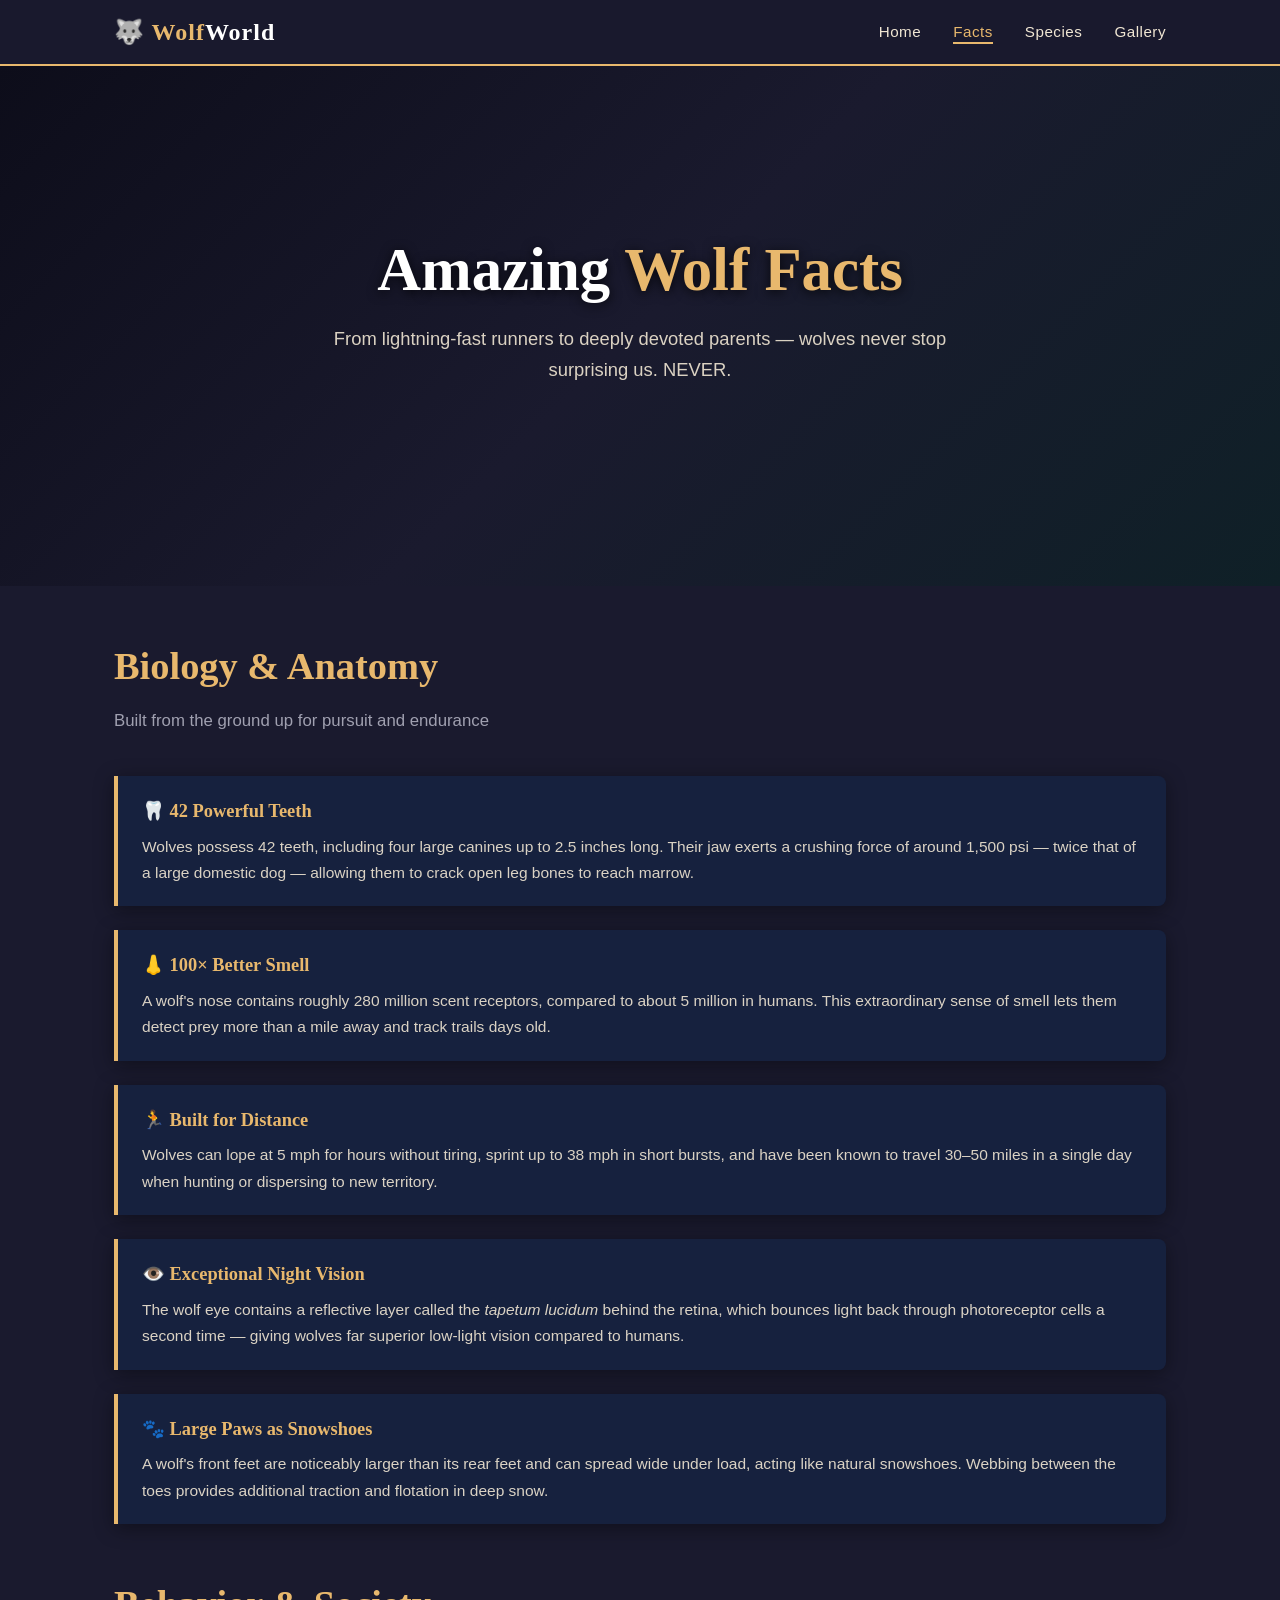
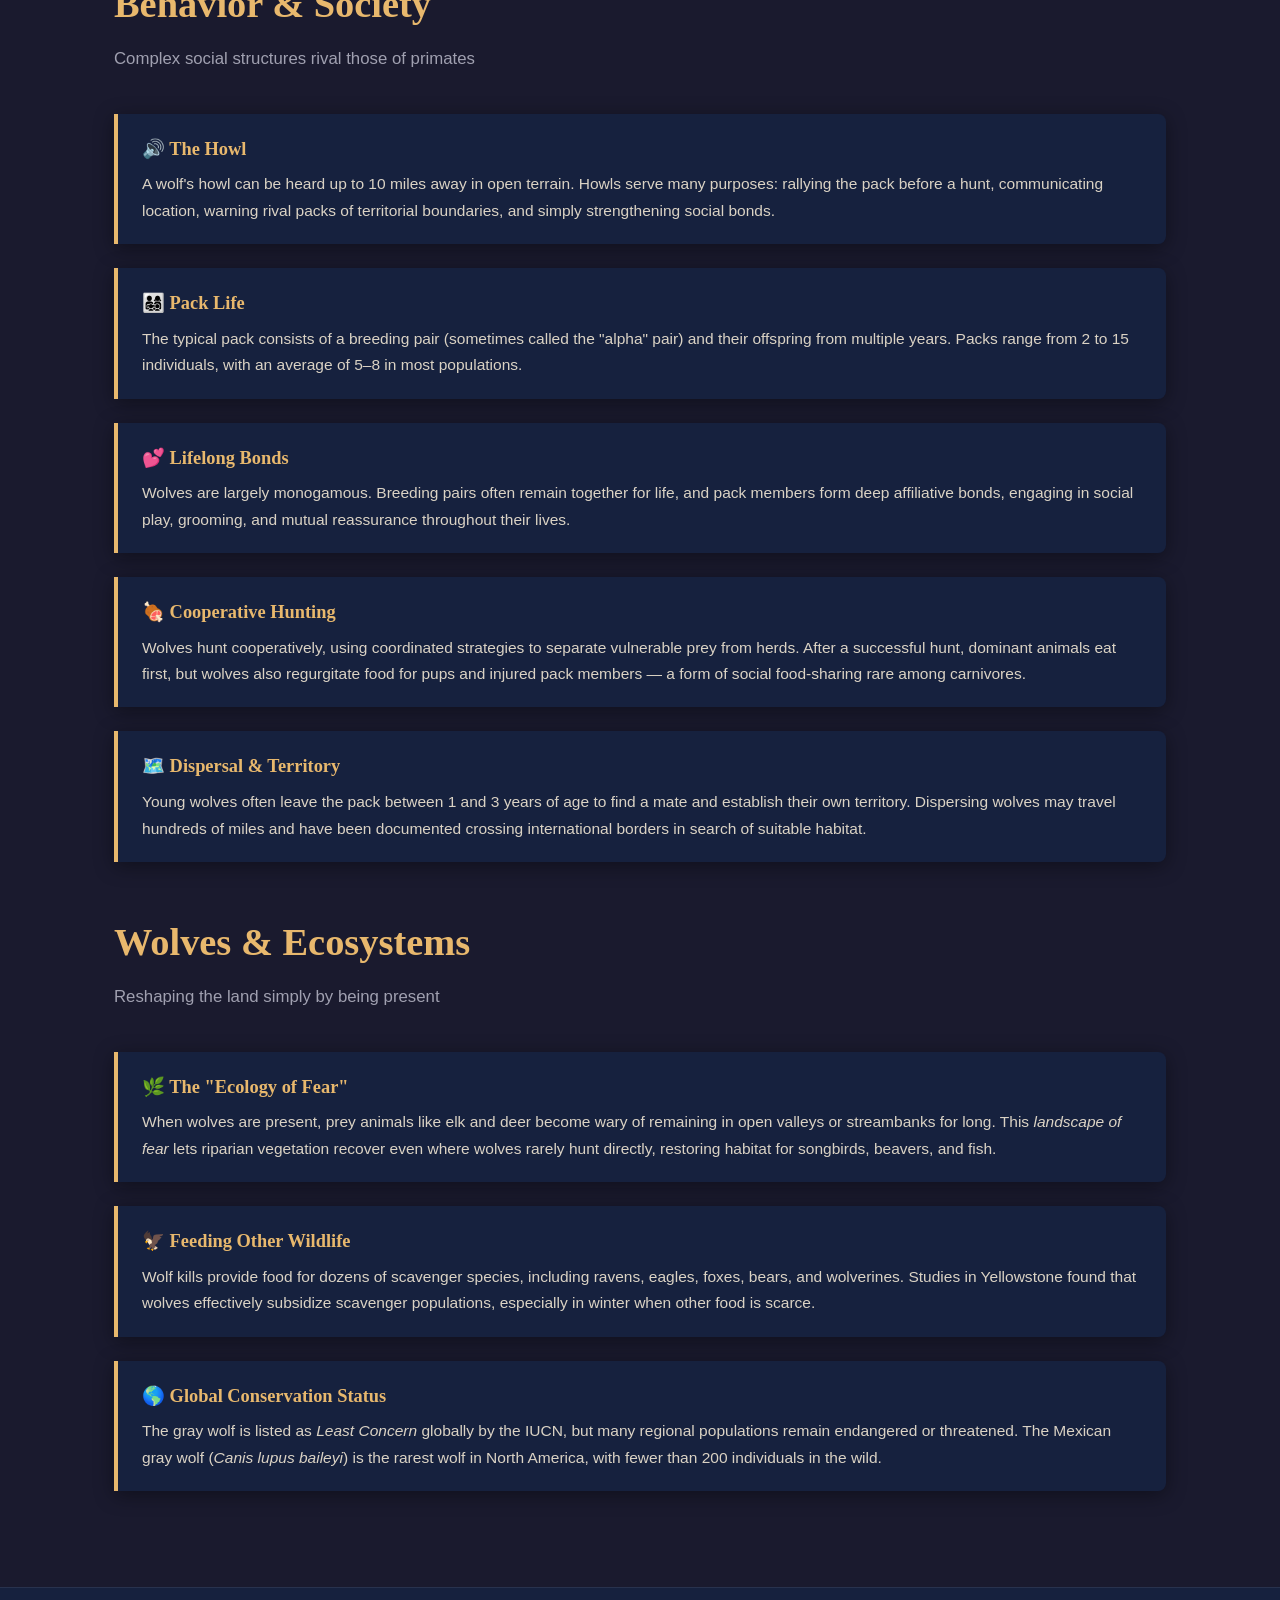
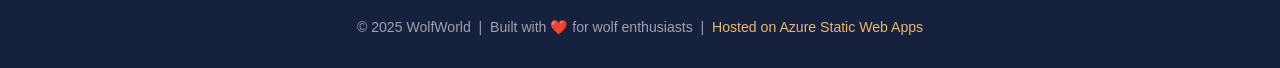
<file: facts.html>
<!DOCTYPE html>
<html lang="en">
<head>
  <meta charset="UTF-8" />
  <meta name="viewport" content="width=device-width, initial-scale=1.0" />
  <title>Wolf World — Facts</title>
  <link rel="stylesheet" href="styles.css" />
</head>
<body>

  <nav>
    <div class="nav-inner">
      <a href="index.html" class="nav-logo">🐺 Wolf<span>World</span></a>
      <ul class="nav-links">
        <li><a href="index.html">Home</a></li>
        <li><a href="facts.html" class="active">Facts</a></li>
        <li><a href="species.html">Species</a></li>
        <li><a href="gallery.html">Gallery</a></li>
      </ul>
    </div>
  </nav>

  <section class="hero">
    <div class="hero-bg" style="background-image: url('https://images.unsplash.com/photo-1611159063981-360a6a8b0b83?w=1400&auto=format&fit=crop');"></div>
    <div class="hero-content">
      <h1>Amazing <span>Wolf Facts</span></h1>
      <p>From lightning-fast runners to deeply devoted parents — wolves never stop surprising us. NEVER.</p>
    </div>
  </section>

  <main>

    <h2 class="section-heading">Biology &amp; Anatomy</h2>
    <p class="section-subheading">Built from the ground up for pursuit and endurance</p>

    <div class="fact-list">
      <div class="fact-item">
        <h3>🦷 42 Powerful Teeth</h3>
        <p>Wolves possess 42 teeth, including four large canines up to 2.5 inches long. Their jaw exerts a crushing force of around 1,500 psi — twice that of a large domestic dog — allowing them to crack open leg bones to reach marrow.</p>
      </div>
      <div class="fact-item">
        <h3>👃 100× Better Smell</h3>
        <p>A wolf's nose contains roughly 280 million scent receptors, compared to about 5 million in humans. This extraordinary sense of smell lets them detect prey more than a mile away and track trails days old.</p>
      </div>
      <div class="fact-item">
        <h3>🏃 Built for Distance</h3>
        <p>Wolves can lope at 5 mph for hours without tiring, sprint up to 38 mph in short bursts, and have been known to travel 30–50 miles in a single day when hunting or dispersing to new territory.</p>
      </div>
      <div class="fact-item">
        <h3>👁️ Exceptional Night Vision</h3>
        <p>The wolf eye contains a reflective layer called the <em>tapetum lucidum</em> behind the retina, which bounces light back through photoreceptor cells a second time — giving wolves far superior low-light vision compared to humans.</p>
      </div>
      <div class="fact-item">
        <h3>🐾 Large Paws as Snowshoes</h3>
        <p>A wolf's front feet are noticeably larger than its rear feet and can spread wide under load, acting like natural snowshoes. Webbing between the toes provides additional traction and flotation in deep snow.</p>
      </div>
    </div>

    <h2 class="section-heading">Behavior &amp; Society</h2>
    <p class="section-subheading">Complex social structures rival those of primates</p>

    <div class="fact-list">
      <div class="fact-item">
        <h3>🔊 The Howl</h3>
        <p>A wolf's howl can be heard up to 10 miles away in open terrain. Howls serve many purposes: rallying the pack before a hunt, communicating location, warning rival packs of territorial boundaries, and simply strengthening social bonds.</p>
      </div>
      <div class="fact-item">
        <h3>👨‍👩‍👧‍👦 Pack Life</h3>
        <p>The typical pack consists of a breeding pair (sometimes called the "alpha" pair) and their offspring from multiple years. Packs range from 2 to 15 individuals, with an average of 5–8 in most populations.</p>
      </div>
      <div class="fact-item">
        <h3>💕 Lifelong Bonds</h3>
        <p>Wolves are largely monogamous. Breeding pairs often remain together for life, and pack members form deep affiliative bonds, engaging in social play, grooming, and mutual reassurance throughout their lives.</p>
      </div>
      <div class="fact-item">
        <h3>🍖 Cooperative Hunting</h3>
        <p>Wolves hunt cooperatively, using coordinated strategies to separate vulnerable prey from herds. After a successful hunt, dominant animals eat first, but wolves also regurgitate food for pups and injured pack members — a form of social food-sharing rare among carnivores.</p>
      </div>
      <div class="fact-item">
        <h3>🗺️ Dispersal &amp; Territory</h3>
        <p>Young wolves often leave the pack between 1 and 3 years of age to find a mate and establish their own territory. Dispersing wolves may travel hundreds of miles and have been documented crossing international borders in search of suitable habitat.</p>
      </div>
    </div>

    <h2 class="section-heading">Wolves &amp; Ecosystems</h2>
    <p class="section-subheading">Reshaping the land simply by being present</p>

    <div class="fact-list">
      <div class="fact-item">
        <h3>🌿 The "Ecology of Fear"</h3>
        <p>When wolves are present, prey animals like elk and deer become wary of remaining in open valleys or streambanks for long. This <em>landscape of fear</em> lets riparian vegetation recover even where wolves rarely hunt directly, restoring habitat for songbirds, beavers, and fish.</p>
      </div>
      <div class="fact-item">
        <h3>🦅 Feeding Other Wildlife</h3>
        <p>Wolf kills provide food for dozens of scavenger species, including ravens, eagles, foxes, bears, and wolverines. Studies in Yellowstone found that wolves effectively subsidize scavenger populations, especially in winter when other food is scarce.</p>
      </div>
      <div class="fact-item">
        <h3>🌎 Global Conservation Status</h3>
        <p>The gray wolf is listed as <em>Least Concern</em> globally by the IUCN, but many regional populations remain endangered or threatened. The Mexican gray wolf (<em>Canis lupus baileyi</em>) is the rarest wolf in North America, with fewer than 200 individuals in the wild.</p>
      </div>
    </div>

  </main>

  <footer>
    <p>© 2025 WolfWorld &nbsp;|&nbsp; Built with ❤️ for wolf enthusiasts &nbsp;|&nbsp;
      <a href="https://azure.microsoft.com/en-us/services/app-service/static/" target="_blank" rel="noopener">Hosted on Azure Static Web Apps</a>
    </p>
  </footer>

</body>
</html>
</file>
<file: styles.css>
/* Wolf App - Global Styles */

:root {
  --color-dark: #1a1a2e;
  --color-mid: #16213e;
  --color-accent: #e8b86d;
  --color-accent-hover: #f5c842;
  --color-light: #f0e6d3;
  --color-muted: #a0a0b0;
  --color-white: #ffffff;
  --font-heading: 'Georgia', serif;
  --font-body: 'Segoe UI', Tahoma, Geneva, Verdana, sans-serif;
  --max-width: 1100px;
  --border-radius: 8px;
  --shadow: 0 4px 20px rgba(0, 0, 0, 0.4);
}

* {
  box-sizing: border-box;
  margin: 0;
  padding: 0;
}

body {
  background-color: var(--color-dark);
  color: var(--color-light);
  font-family: var(--font-body);
  line-height: 1.7;
  min-height: 100vh;
  display: flex;
  flex-direction: column;
}

a {
  color: var(--color-accent);
  text-decoration: none;
  transition: color 0.2s;
}

a:hover {
  color: var(--color-accent-hover);
}

img {
  max-width: 100%;
  height: auto;
  display: block;
}

/* ── Navigation ── */

nav {
  background-color: rgba(26, 26, 46, 0.95);
  border-bottom: 2px solid var(--color-accent);
  position: sticky;
  top: 0;
  z-index: 100;
  backdrop-filter: blur(6px);
}

.nav-inner {
  max-width: var(--max-width);
  margin: 0 auto;
  padding: 0 1.5rem;
  display: flex;
  align-items: center;
  justify-content: space-between;
  height: 64px;
}

.nav-logo {
  font-family: var(--font-heading);
  font-size: 1.5rem;
  font-weight: bold;
  color: var(--color-accent);
  letter-spacing: 1px;
}

.nav-logo span {
  color: var(--color-white);
}

.nav-links {
  list-style: none;
  display: flex;
  gap: 2rem;
}

.nav-links a {
  color: var(--color-light);
  font-size: 0.95rem;
  font-weight: 500;
  letter-spacing: 0.5px;
  padding-bottom: 2px;
  border-bottom: 2px solid transparent;
  transition: color 0.2s, border-color 0.2s;
}

.nav-links a:hover,
.nav-links a.active {
  color: var(--color-accent);
  border-bottom-color: var(--color-accent);
}

/* ── Hero ── */

.hero {
  position: relative;
  min-height: 520px;
  display: flex;
  align-items: center;
  justify-content: center;
  text-align: center;
  overflow: hidden;
  background: linear-gradient(135deg, #0d0d1a 0%, #1a1a2e 50%, #0f2027 100%);
}

.hero-bg {
  position: absolute;
  inset: 0;
  background-size: cover;
  background-position: center;
  opacity: 0.35;
  filter: saturate(0.7);
}

.hero-content {
  position: relative;
  z-index: 1;
  padding: 3rem 1.5rem;
  max-width: 700px;
}

.hero h1 {
  font-family: var(--font-heading);
  font-size: clamp(2.2rem, 6vw, 3.8rem);
  color: var(--color-white);
  line-height: 1.2;
  margin-bottom: 1rem;
  text-shadow: 0 2px 12px rgba(0,0,0,0.8);
}

.hero h1 span {
  color: var(--color-accent);
}

.hero p {
  font-size: 1.15rem;
  color: var(--color-light);
  margin-bottom: 2rem;
  opacity: 0.9;
}

.btn {
  display: inline-block;
  background-color: var(--color-accent);
  color: var(--color-dark);
  padding: 0.75rem 2rem;
  border-radius: 50px;
  font-weight: 700;
  font-size: 1rem;
  letter-spacing: 0.5px;
  transition: background-color 0.2s, transform 0.1s;
}

.btn:hover {
  background-color: var(--color-accent-hover);
  color: var(--color-dark);
  transform: translateY(-2px);
}

/* ── Main content wrapper ── */

main {
  flex: 1;
  max-width: var(--max-width);
  margin: 0 auto;
  padding: 3rem 1.5rem;
  width: 100%;
}

/* ── Section headings ── */

.section-heading {
  font-family: var(--font-heading);
  font-size: clamp(1.6rem, 4vw, 2.4rem);
  color: var(--color-accent);
  margin-bottom: 0.5rem;
}

.section-subheading {
  color: var(--color-muted);
  margin-bottom: 2.5rem;
  font-size: 1.05rem;
}

/* ── Cards ── */

.card-grid {
  display: grid;
  grid-template-columns: repeat(auto-fill, minmax(280px, 1fr));
  gap: 1.75rem;
  margin-bottom: 3rem;
}

.card {
  background-color: var(--color-mid);
  border-radius: var(--border-radius);
  overflow: hidden;
  box-shadow: var(--shadow);
  transition: transform 0.2s, box-shadow 0.2s;
}

.card:hover {
  transform: translateY(-4px);
  box-shadow: 0 8px 30px rgba(0, 0, 0, 0.5);
}

.card img {
  width: 100%;
  height: 200px;
  object-fit: cover;
}

.card-body {
  padding: 1.25rem 1.5rem 1.5rem;
}

.card-body h3 {
  font-family: var(--font-heading);
  font-size: 1.25rem;
  color: var(--color-accent);
  margin-bottom: 0.5rem;
}

.card-body p {
  font-size: 0.95rem;
  color: var(--color-light);
  opacity: 0.9;
}

/* ── Fact items ── */

.fact-list {
  display: flex;
  flex-direction: column;
  gap: 1.5rem;
  margin-bottom: 3rem;
}

.fact-item {
  background-color: var(--color-mid);
  border-left: 4px solid var(--color-accent);
  border-radius: 0 var(--border-radius) var(--border-radius) 0;
  padding: 1.25rem 1.5rem;
  box-shadow: var(--shadow);
}

.fact-item h3 {
  font-family: var(--font-heading);
  color: var(--color-accent);
  font-size: 1.15rem;
  margin-bottom: 0.4rem;
}

.fact-item p {
  font-size: 0.97rem;
  opacity: 0.9;
}

/* ── Stat boxes ── */

.stat-grid {
  display: grid;
  grid-template-columns: repeat(auto-fill, minmax(180px, 1fr));
  gap: 1.25rem;
  margin-bottom: 3rem;
}

.stat-box {
  background-color: var(--color-mid);
  border-radius: var(--border-radius);
  padding: 1.5rem 1rem;
  text-align: center;
  box-shadow: var(--shadow);
}

.stat-box .stat-value {
  font-family: var(--font-heading);
  font-size: 2rem;
  color: var(--color-accent);
  display: block;
  margin-bottom: 0.25rem;
}

.stat-box .stat-label {
  font-size: 0.85rem;
  color: var(--color-muted);
  text-transform: uppercase;
  letter-spacing: 0.5px;
}

/* ── Gallery ── */

.gallery-grid {
  display: grid;
  grid-template-columns: repeat(auto-fill, minmax(300px, 1fr));
  gap: 1rem;
  margin-bottom: 3rem;
}

.gallery-item {
  position: relative;
  border-radius: var(--border-radius);
  overflow: hidden;
  box-shadow: var(--shadow);
  aspect-ratio: 4/3;
  cursor: pointer;
}

.gallery-item img {
  width: 100%;
  height: 100%;
  object-fit: cover;
  transition: transform 0.35s, opacity 0.35s;
}

.gallery-item:hover img {
  transform: scale(1.06);
  opacity: 0.85;
}

.gallery-caption {
  position: absolute;
  bottom: 0;
  left: 0;
  right: 0;
  background: linear-gradient(transparent, rgba(0,0,0,0.75));
  color: var(--color-white);
  padding: 2rem 1rem 0.75rem;
  font-size: 0.9rem;
  opacity: 0;
  transition: opacity 0.3s;
}

.gallery-item:hover .gallery-caption {
  opacity: 1;
}

/* ── Species table ── */

.species-table {
  width: 100%;
  border-collapse: collapse;
  margin-bottom: 3rem;
  font-size: 0.95rem;
}

.species-table th {
  background-color: var(--color-accent);
  color: var(--color-dark);
  padding: 0.9rem 1.25rem;
  text-align: left;
  font-weight: 700;
}

.species-table td {
  padding: 0.85rem 1.25rem;
  border-bottom: 1px solid rgba(255, 255, 255, 0.08);
}

.species-table tr:nth-child(even) td {
  background-color: rgba(255, 255, 255, 0.04);
}

.species-table tr:hover td {
  background-color: rgba(232, 184, 109, 0.08);
}

/* ── Full-width image banner ── */

.img-banner {
  width: 100%;
  max-height: 360px;
  object-fit: cover;
  border-radius: var(--border-radius);
  margin-bottom: 2.5rem;
  box-shadow: var(--shadow);
  opacity: 0.85;
}

/* ── Footer ── */

footer {
  background-color: var(--color-mid);
  border-top: 1px solid rgba(255, 255, 255, 0.08);
  text-align: center;
  padding: 1.75rem 1.5rem;
  color: var(--color-muted);
  font-size: 0.88rem;
}

footer a {
  color: var(--color-accent);
}

/* ── Responsive ── */

@media (max-width: 640px) {
  .nav-links {
    gap: 1.2rem;
  }

  .nav-links a {
    font-size: 0.85rem;
  }

  .hero {
    min-height: 380px;
  }

  main {
    padding: 2rem 1rem;
  }
}
</file>
